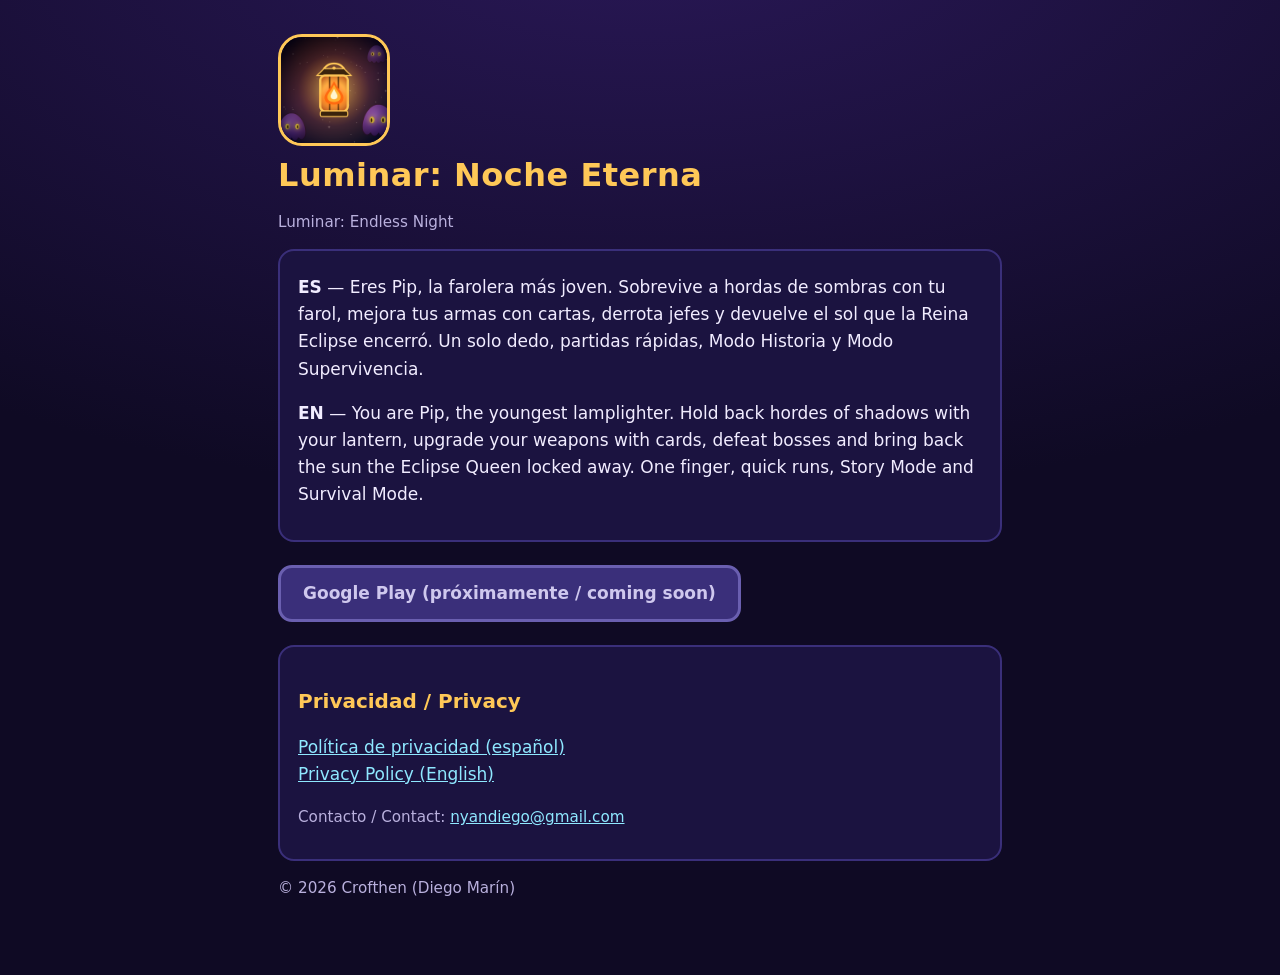
<file: index.html>
<!doctype html>
<html lang="es"><head><meta charset="utf-8">
<meta name="viewport" content="width=device-width,initial-scale=1">
<title>Luminar: Noche Eterna</title><link rel="stylesheet" href="estilo.css"></head>
<body><main>
<header><img src="icon.png" alt="Ícono de Luminar"></header>
<h1>Luminar: Noche Eterna</h1>
<p class="mut">Luminar: Endless Night</p>
<section>
<p><b>ES</b> — Eres Pip, la farolera más joven. Sobrevive a hordas de sombras con tu farol, mejora tus armas con cartas, derrota jefes y devuelve el sol que la Reina Eclipse encerró. Un solo dedo, partidas rápidas, Modo Historia y Modo Supervivencia.</p>
<p><b>EN</b> — You are Pip, the youngest lamplighter. Hold back hordes of shadows with your lantern, upgrade your weapons with cards, defeat bosses and bring back the sun the Eclipse Queen locked away. One finger, quick runs, Story Mode and Survival Mode.</p>
</section>
<p>
<a class="btn off" href="#">Google Play (próximamente / coming soon)</a>
</p>
<section>
<h2>Privacidad / Privacy</h2>
<p><a href="privacidad.html">Política de privacidad (español)</a><br>
<a href="privacy.html">Privacy Policy (English)</a></p>
<p class="mut">Contacto / Contact: <a href="mailto:nyandiego@gmail.com">nyandiego@gmail.com</a></p>
</section>
<p class="mut">© 2026 Crofthen (Diego Marín)</p>
</main></body></html>
</file>
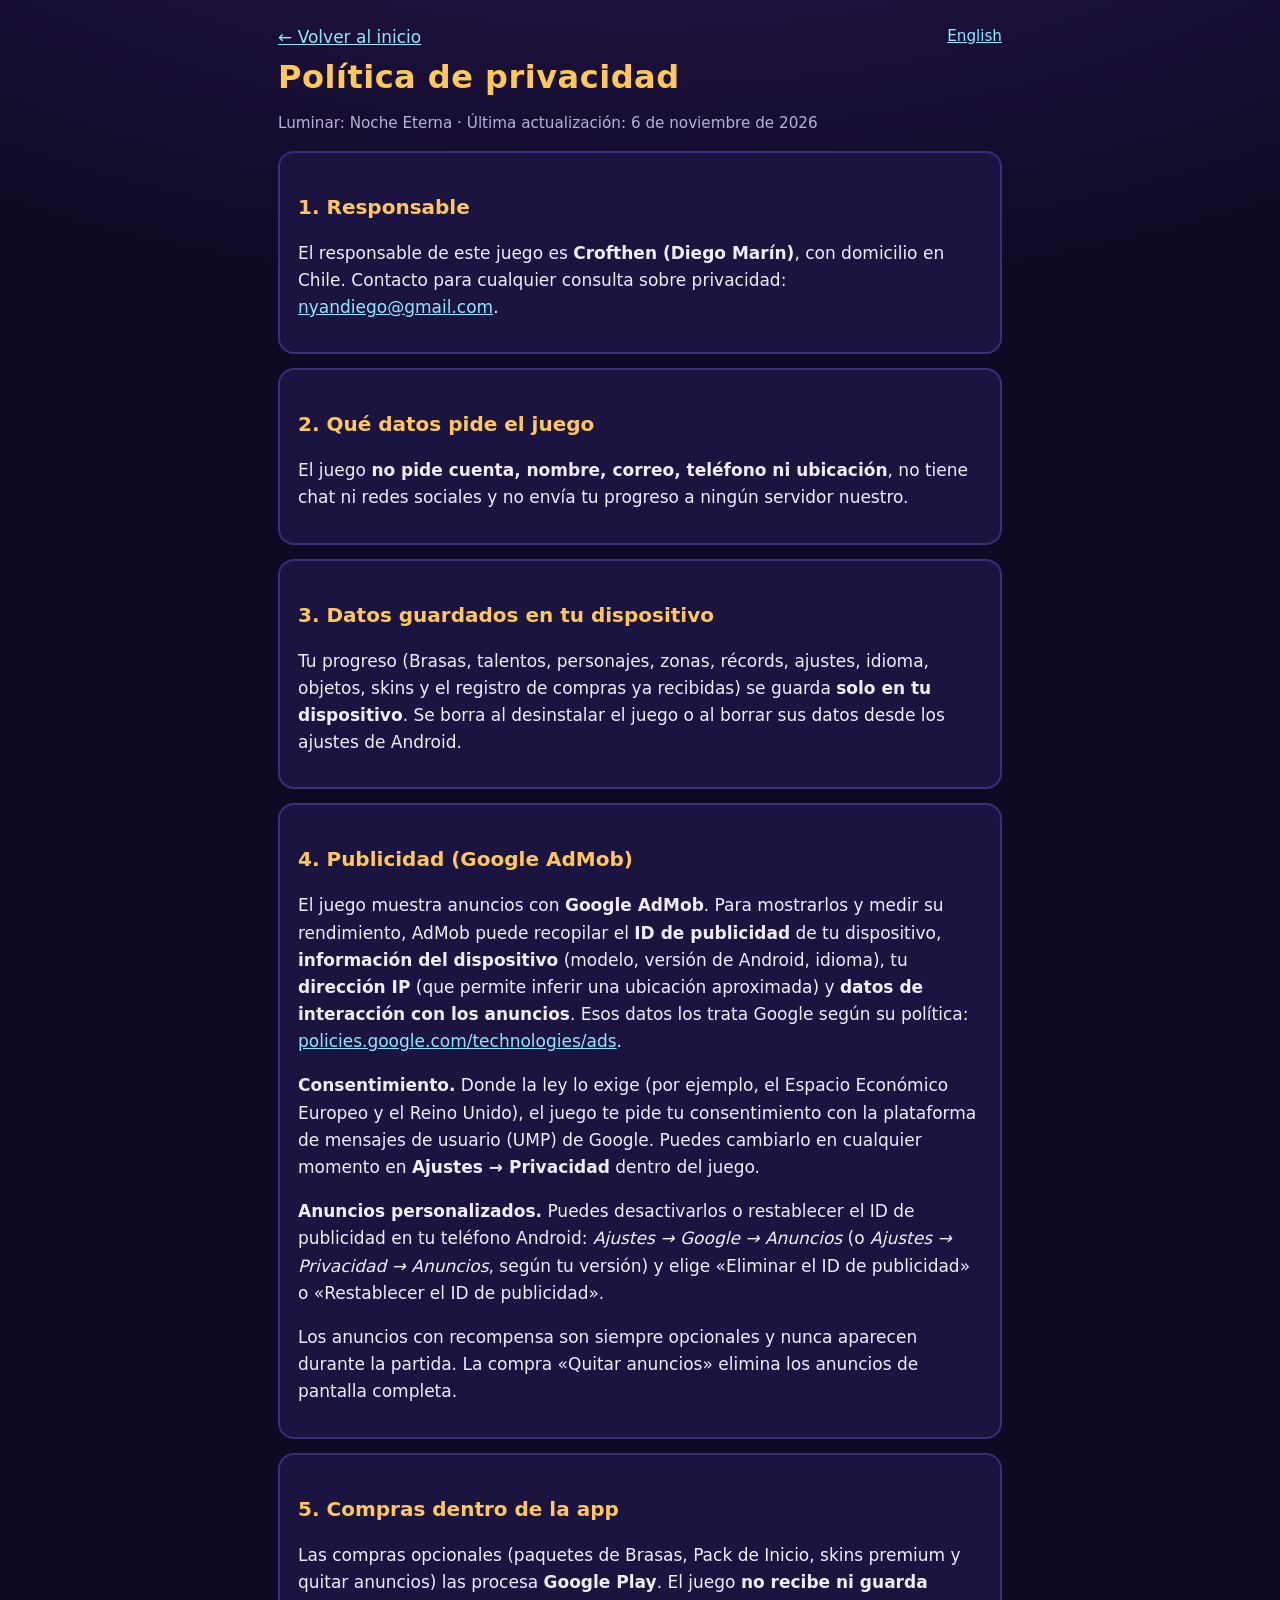
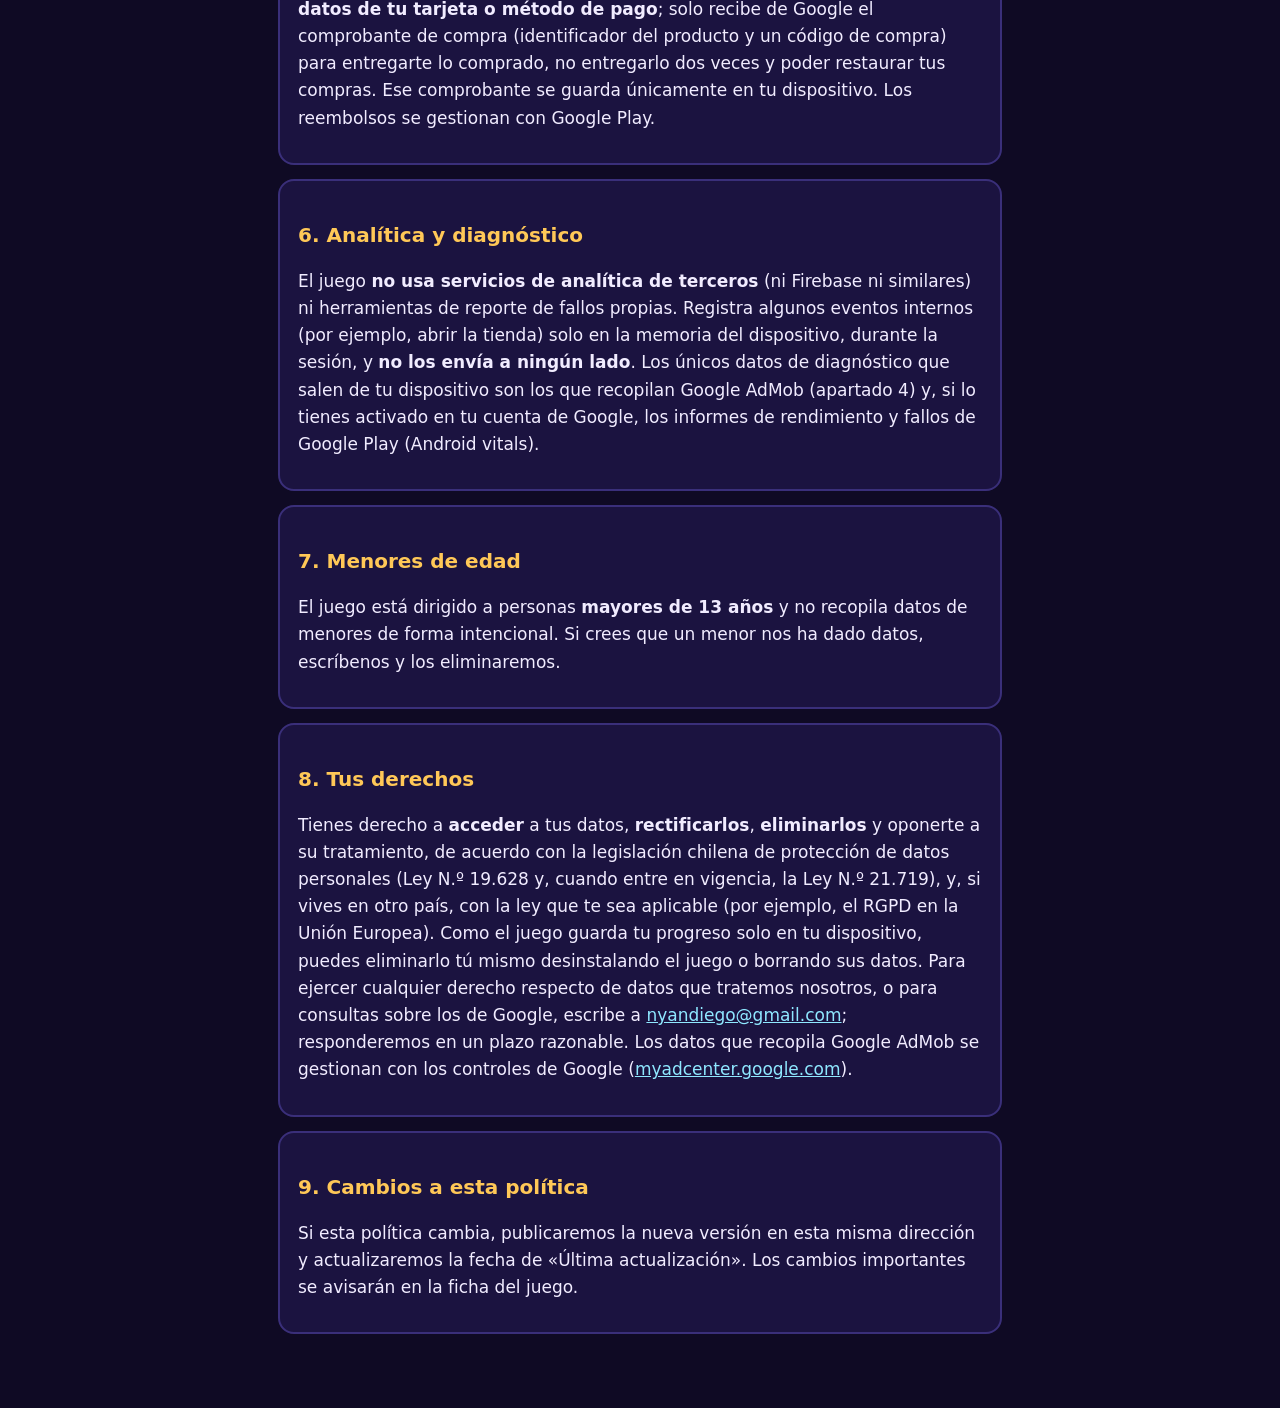
<file: privacidad.html>
<!doctype html>
<html lang="es"><head><meta charset="utf-8">
<meta name="viewport" content="width=device-width,initial-scale=1">
<title>Política de privacidad — Luminar: Noche Eterna</title><link rel="stylesheet" href="estilo.css"></head>
<body><main>
<a class="lang" href="privacy.html">English</a>
<a href="index.html">← Volver al inicio</a>
<h1>Política de privacidad</h1><p class="mut">Luminar: Noche Eterna · Última actualización: 6 de noviembre de 2026</p>
<section><h2>1. Responsable</h2><p>El responsable de este juego es <b>Crofthen (Diego Marín)</b>, con domicilio en Chile. Contacto para cualquier consulta sobre privacidad: <a href="mailto:nyandiego@gmail.com">nyandiego@gmail.com</a>.</p></section><section><h2>2. Qué datos pide el juego</h2><p>El juego <b>no pide cuenta, nombre, correo, teléfono ni ubicación</b>, no tiene chat ni redes sociales y no envía tu progreso a ningún servidor nuestro.</p></section><section><h2>3. Datos guardados en tu dispositivo</h2><p>Tu progreso (Brasas, talentos, personajes, zonas, récords, ajustes, idioma, objetos, skins y el registro de compras ya recibidas) se guarda <b>solo en tu dispositivo</b>. Se borra al desinstalar el juego o al borrar sus datos desde los ajustes de Android.</p></section><section><h2>4. Publicidad (Google AdMob)</h2><p>El juego muestra anuncios con <b>Google AdMob</b>. Para mostrarlos y medir su rendimiento, AdMob puede recopilar el <b>ID de publicidad</b> de tu dispositivo, <b>información del dispositivo</b> (modelo, versión de Android, idioma), tu <b>dirección IP</b> (que permite inferir una ubicación aproximada) y <b>datos de interacción con los anuncios</b>. Esos datos los trata Google según su política: <a href="https://policies.google.com/technologies/ads">policies.google.com/technologies/ads</a>.</p><p><b>Consentimiento.</b> Donde la ley lo exige (por ejemplo, el Espacio Económico Europeo y el Reino Unido), el juego te pide tu consentimiento con la plataforma de mensajes de usuario (UMP) de Google. Puedes cambiarlo en cualquier momento en <b>Ajustes → Privacidad</b> dentro del juego.</p><p><b>Anuncios personalizados.</b> Puedes desactivarlos o restablecer el ID de publicidad en tu teléfono Android: <i>Ajustes → Google → Anuncios</i> (o <i>Ajustes → Privacidad → Anuncios</i>, según tu versión) y elige «Eliminar el ID de publicidad» o «Restablecer el ID de publicidad».</p><p>Los anuncios con recompensa son siempre opcionales y nunca aparecen durante la partida. La compra «Quitar anuncios» elimina los anuncios de pantalla completa.</p></section><section><h2>5. Compras dentro de la app</h2><p>Las compras opcionales (paquetes de Brasas, Pack de Inicio, skins premium y quitar anuncios) las procesa <b>Google Play</b>. El juego <b>no recibe ni guarda datos de tu tarjeta o método de pago</b>; solo recibe de Google el comprobante de compra (identificador del producto y un código de compra) para entregarte lo comprado, no entregarlo dos veces y poder restaurar tus compras. Ese comprobante se guarda únicamente en tu dispositivo. Los reembolsos se gestionan con Google Play.</p></section><section><h2>6. Analítica y diagnóstico</h2><p>El juego <b>no usa servicios de analítica de terceros</b> (ni Firebase ni similares) ni herramientas de reporte de fallos propias. Registra algunos eventos internos (por ejemplo, abrir la tienda) solo en la memoria del dispositivo, durante la sesión, y <b>no los envía a ningún lado</b>. Los únicos datos de diagnóstico que salen de tu dispositivo son los que recopilan Google AdMob (apartado 4) y, si lo tienes activado en tu cuenta de Google, los informes de rendimiento y fallos de Google Play (Android vitals).</p></section><section><h2>7. Menores de edad</h2><p>El juego está dirigido a personas <b>mayores de 13 años</b> y no recopila datos de menores de forma intencional. Si crees que un menor nos ha dado datos, escríbenos y los eliminaremos.</p></section><section><h2>8. Tus derechos</h2><p>Tienes derecho a <b>acceder</b> a tus datos, <b>rectificarlos</b>, <b>eliminarlos</b> y oponerte a su tratamiento, de acuerdo con la legislación chilena de protección de datos personales (Ley N.º 19.628 y, cuando entre en vigencia, la Ley N.º 21.719), y, si vives en otro país, con la ley que te sea aplicable (por ejemplo, el RGPD en la Unión Europea). Como el juego guarda tu progreso solo en tu dispositivo, puedes eliminarlo tú mismo desinstalando el juego o borrando sus datos. Para ejercer cualquier derecho respecto de datos que tratemos nosotros, o para consultas sobre los de Google, escribe a <a href="mailto:nyandiego@gmail.com">nyandiego@gmail.com</a>; responderemos en un plazo razonable. Los datos que recopila Google AdMob se gestionan con los controles de Google (<a href="https://myadcenter.google.com">myadcenter.google.com</a>).</p></section><section><h2>9. Cambios a esta política</h2><p>Si esta política cambia, publicaremos la nueva versión en esta misma dirección y actualizaremos la fecha de «Última actualización». Los cambios importantes se avisarán en la ficha del juego.</p></section>
</main></body></html>
</file>
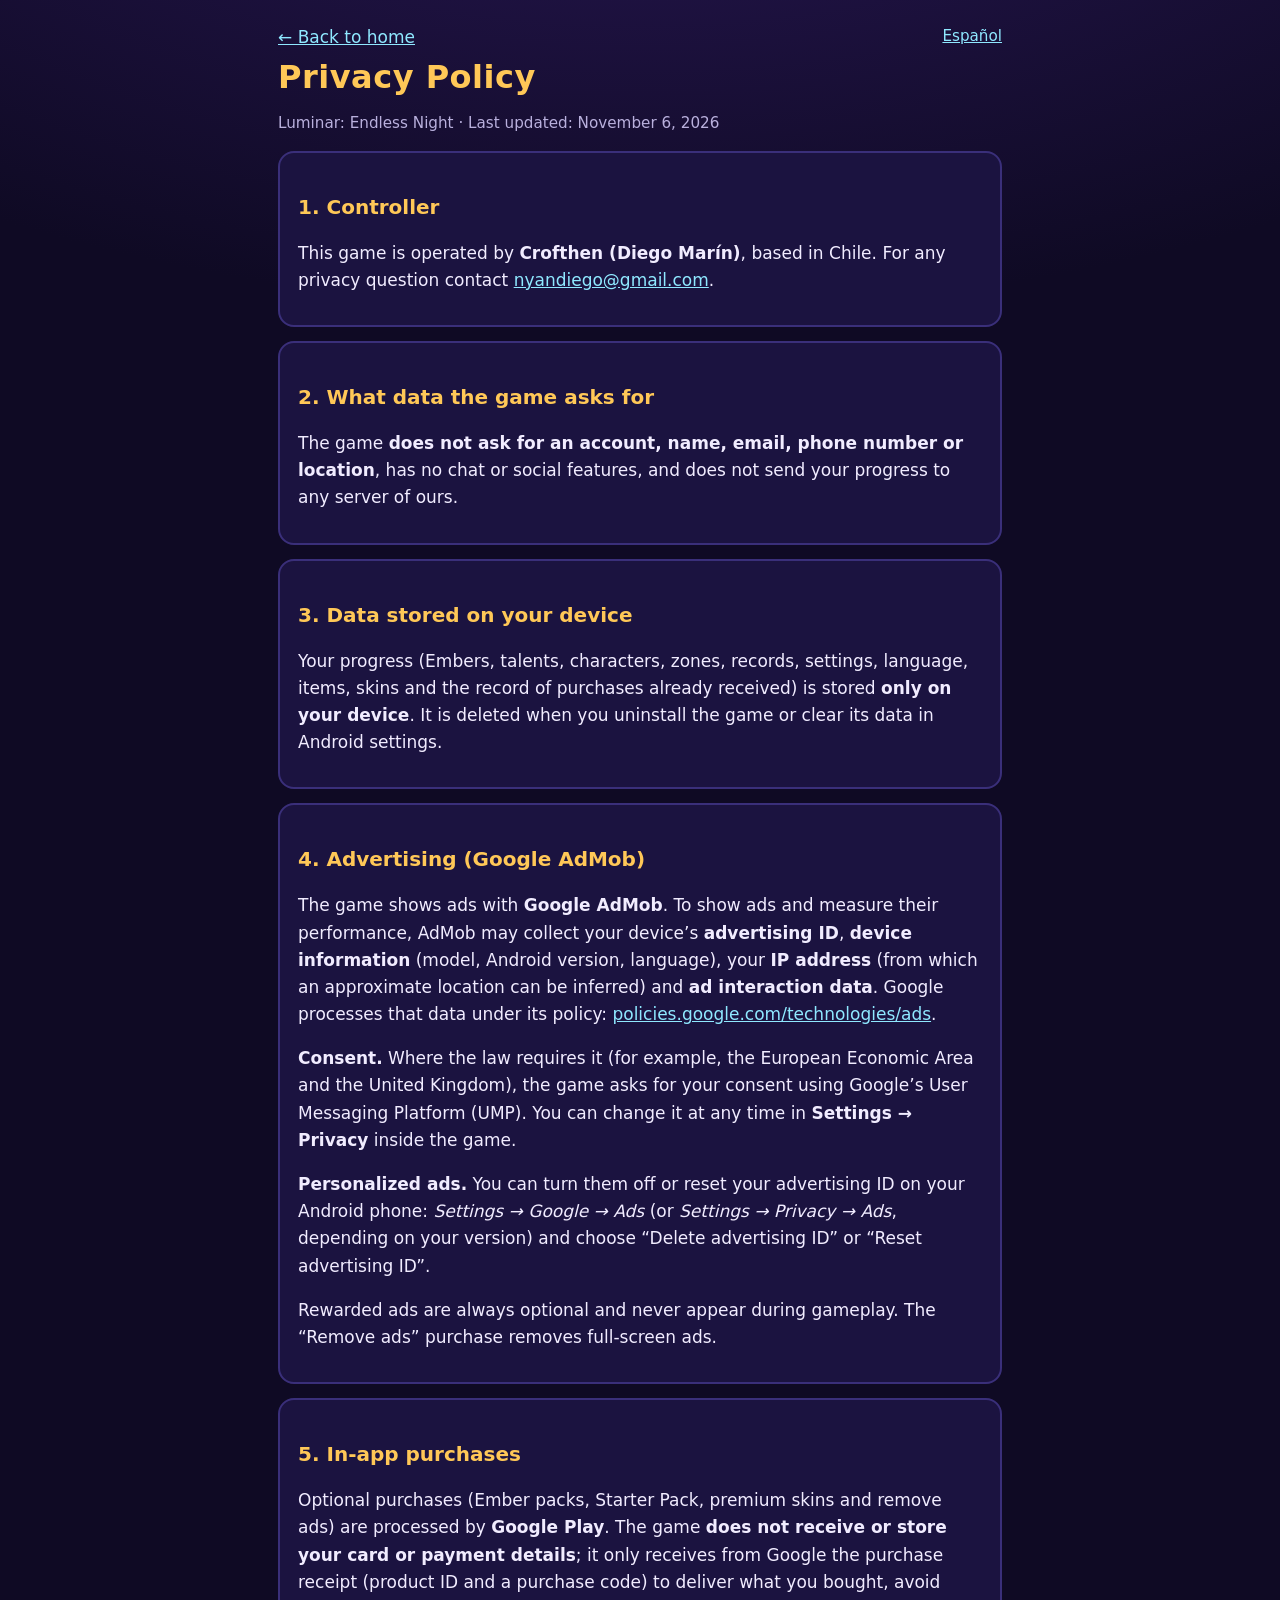
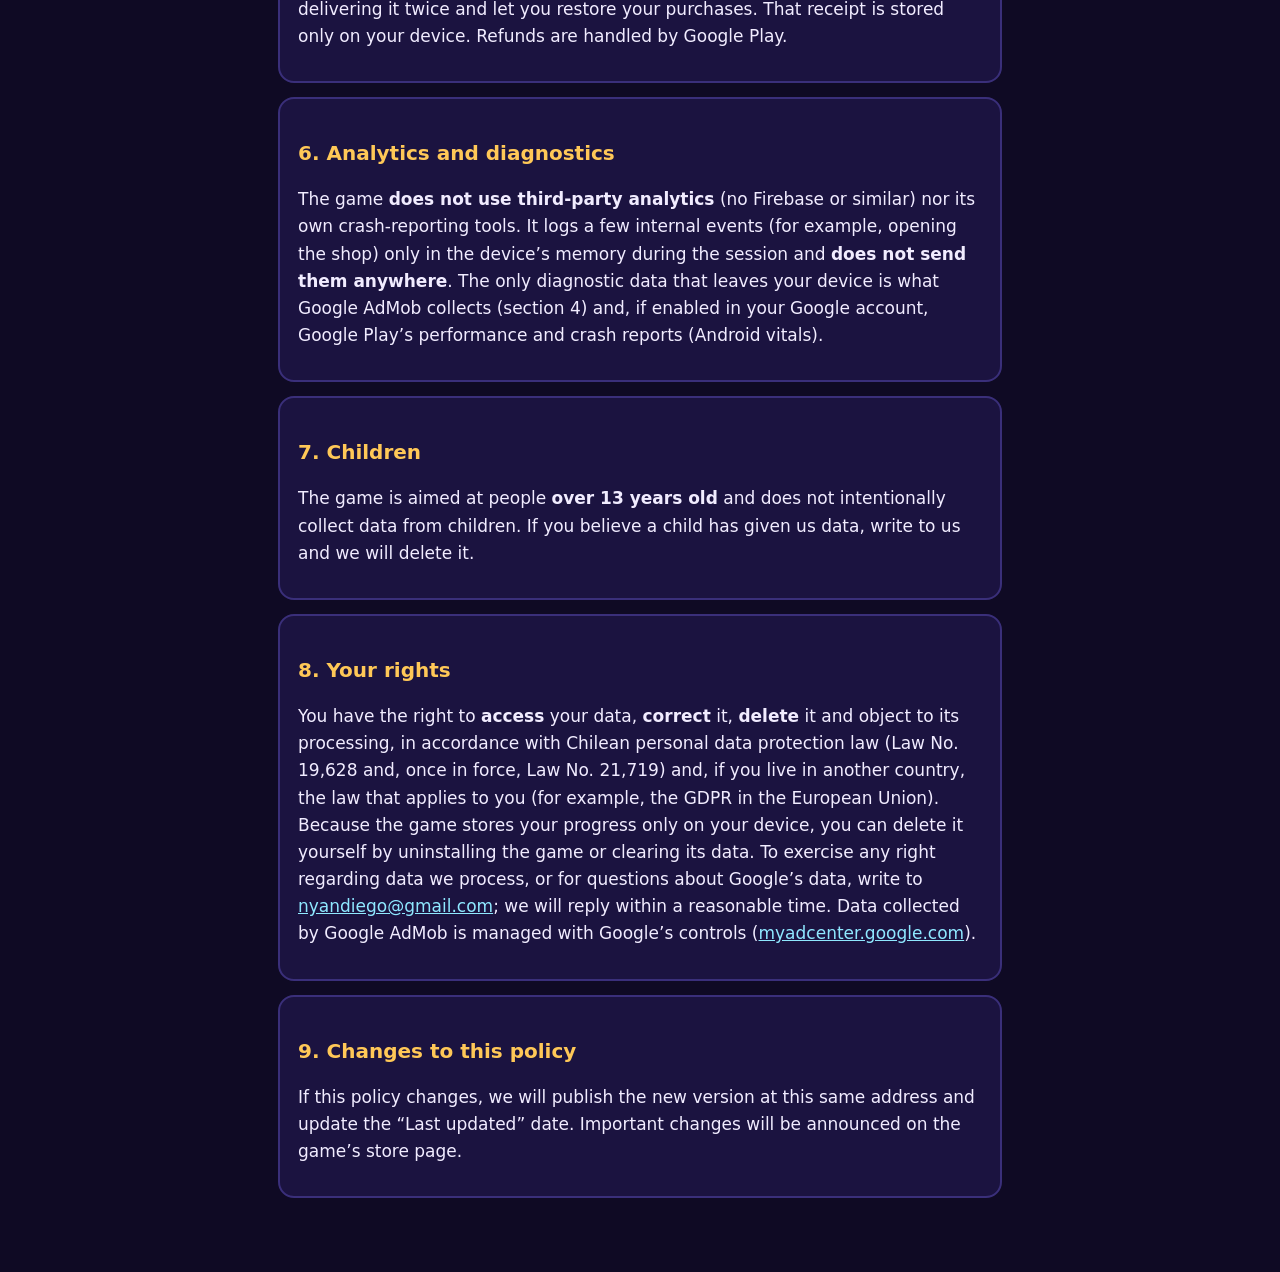
<file: privacy.html>
<!doctype html>
<html lang="en"><head><meta charset="utf-8">
<meta name="viewport" content="width=device-width,initial-scale=1">
<title>Privacy Policy — Luminar: Endless Night</title><link rel="stylesheet" href="estilo.css"></head>
<body><main>
<a class="lang" href="privacidad.html">Español</a>
<a href="index.html">← Back to home</a>
<h1>Privacy Policy</h1><p class="mut">Luminar: Endless Night · Last updated: November 6, 2026</p>
<section><h2>1. Controller</h2><p>This game is operated by <b>Crofthen (Diego Marín)</b>, based in Chile. For any privacy question contact <a href="mailto:nyandiego@gmail.com">nyandiego@gmail.com</a>.</p></section><section><h2>2. What data the game asks for</h2><p>The game <b>does not ask for an account, name, email, phone number or location</b>, has no chat or social features, and does not send your progress to any server of ours.</p></section><section><h2>3. Data stored on your device</h2><p>Your progress (Embers, talents, characters, zones, records, settings, language, items, skins and the record of purchases already received) is stored <b>only on your device</b>. It is deleted when you uninstall the game or clear its data in Android settings.</p></section><section><h2>4. Advertising (Google AdMob)</h2><p>The game shows ads with <b>Google AdMob</b>. To show ads and measure their performance, AdMob may collect your device’s <b>advertising ID</b>, <b>device information</b> (model, Android version, language), your <b>IP address</b> (from which an approximate location can be inferred) and <b>ad interaction data</b>. Google processes that data under its policy: <a href="https://policies.google.com/technologies/ads">policies.google.com/technologies/ads</a>.</p><p><b>Consent.</b> Where the law requires it (for example, the European Economic Area and the United Kingdom), the game asks for your consent using Google’s User Messaging Platform (UMP). You can change it at any time in <b>Settings → Privacy</b> inside the game.</p><p><b>Personalized ads.</b> You can turn them off or reset your advertising ID on your Android phone: <i>Settings → Google → Ads</i> (or <i>Settings → Privacy → Ads</i>, depending on your version) and choose “Delete advertising ID” or “Reset advertising ID”.</p><p>Rewarded ads are always optional and never appear during gameplay. The “Remove ads” purchase removes full-screen ads.</p></section><section><h2>5. In-app purchases</h2><p>Optional purchases (Ember packs, Starter Pack, premium skins and remove ads) are processed by <b>Google Play</b>. The game <b>does not receive or store your card or payment details</b>; it only receives from Google the purchase receipt (product ID and a purchase code) to deliver what you bought, avoid delivering it twice and let you restore your purchases. That receipt is stored only on your device. Refunds are handled by Google Play.</p></section><section><h2>6. Analytics and diagnostics</h2><p>The game <b>does not use third-party analytics</b> (no Firebase or similar) nor its own crash-reporting tools. It logs a few internal events (for example, opening the shop) only in the device’s memory during the session and <b>does not send them anywhere</b>. The only diagnostic data that leaves your device is what Google AdMob collects (section 4) and, if enabled in your Google account, Google Play’s performance and crash reports (Android vitals).</p></section><section><h2>7. Children</h2><p>The game is aimed at people <b>over 13 years old</b> and does not intentionally collect data from children. If you believe a child has given us data, write to us and we will delete it.</p></section><section><h2>8. Your rights</h2><p>You have the right to <b>access</b> your data, <b>correct</b> it, <b>delete</b> it and object to its processing, in accordance with Chilean personal data protection law (Law No. 19,628 and, once in force, Law No. 21,719) and, if you live in another country, the law that applies to you (for example, the GDPR in the European Union). Because the game stores your progress only on your device, you can delete it yourself by uninstalling the game or clearing its data. To exercise any right regarding data we process, or for questions about Google’s data, write to <a href="mailto:nyandiego@gmail.com">nyandiego@gmail.com</a>; we will reply within a reasonable time. Data collected by Google AdMob is managed with Google’s controls (<a href="https://myadcenter.google.com">myadcenter.google.com</a>).</p></section><section><h2>9. Changes to this policy</h2><p>If this policy changes, we will publish the new version at this same address and update the “Last updated” date. Important changes will be announced on the game’s store page.</p></section>
</main></body></html>
</file>
<file: estilo.css>
:root{--bg:#0f0a24;--card:#1b1340;--gold:#ffc857;--ember:#ff7a1a;--txt:#f1ecff;--mut:#b9b0dd}
*{box-sizing:border-box}
body{margin:0;background:radial-gradient(1200px 600px at 50% -10%,#2a1858,var(--bg));color:var(--txt);
font:17px/1.6 system-ui,-apple-system,"Segoe UI",Roboto,sans-serif}
main{max-width:760px;margin:0 auto;padding:24px 18px 60px}
h1{font-size:2rem;line-height:1.2;color:var(--gold);margin:.2em 0 .1em;letter-spacing:.5px}
h2{font-size:1.25rem;color:var(--gold);margin:1.6em 0 .3em}
p,li{color:var(--txt)}
.mut{color:var(--mut);font-size:.95rem}
a{color:#8fe8ff}
section{background:var(--card);border:2px solid #3a2f7a;border-radius:16px;padding:6px 18px 14px;margin:14px 0}
.lang{float:right;font-size:.95rem}
.btn{display:inline-block;background:var(--ember);color:#fff;text-decoration:none;font-weight:700;
padding:12px 22px;border-radius:14px;border:3px solid var(--gold);margin:6px 6px 6px 0}
.btn.off{background:#3a2f7a;border-color:#6a5fb0;color:#cfc8ee}
header img{width:112px;height:112px;border-radius:24px;border:3px solid var(--gold);display:block;margin:10px 0}
ul{padding-left:1.2em}
</file>
